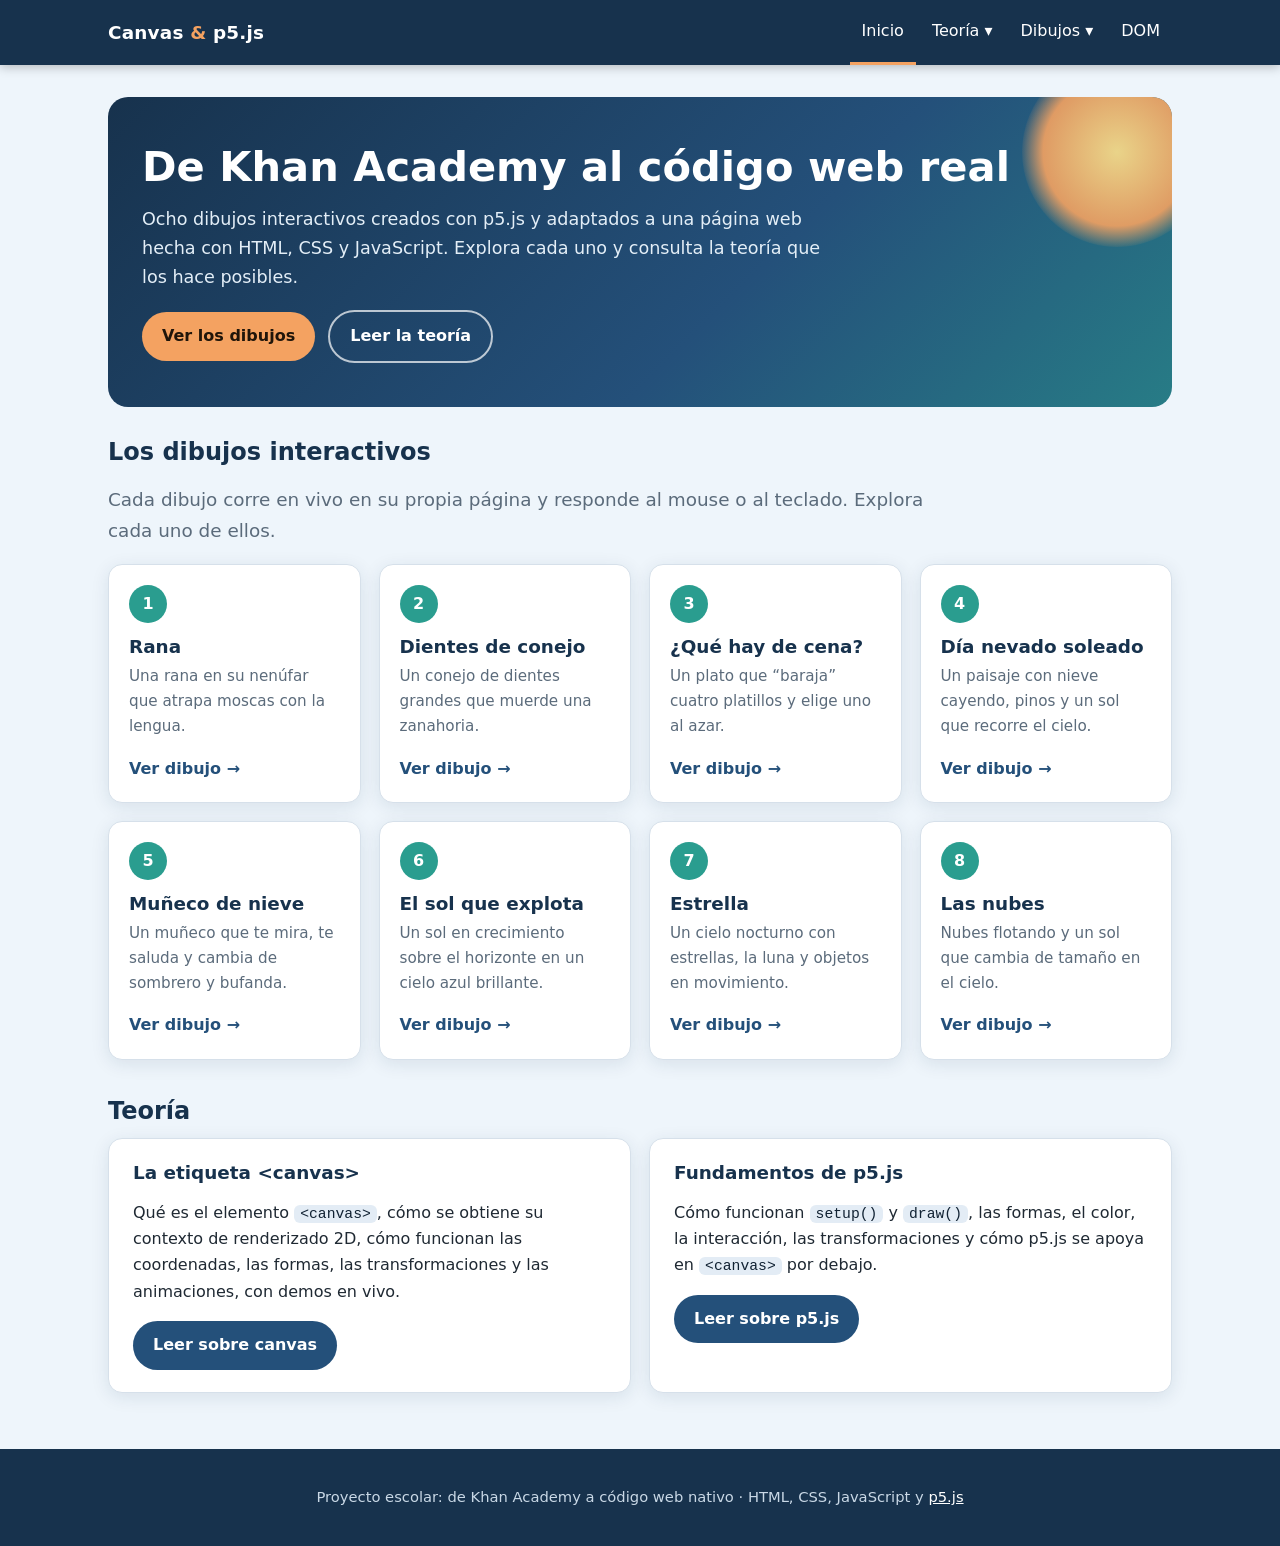
<file: index.html>
<!DOCTYPE html>
<html lang="es">
<head>
  <meta charset="utf-8">
  <meta name="viewport" content="width=device-width, initial-scale=1">
  <title>Inicio · Canvas y p5.js</title>
  <meta name="description" content="Ocho dibujos interactivos hechos con p5.js, con teoría sobre canvas y p5.js.">
  <link rel="icon" href="data:image/svg+xml,%3Csvg xmlns='http://www.w3.org/2000/svg' viewBox='0 0 64 64'%3E%3Ccircle cx='32' cy='32' r='30' fill='%2317324d'/%3E%3Ccircle cx='32' cy='32' r='14' fill='%23f4a261'/%3E%3C/svg%3E">
  <link rel="stylesheet" href="css/style.css">
</head>
<body>
<a class="saltar" href="#contenido">Saltar al contenido</a>
<header class="encabezado">
  <div class="barra">
    <a class="marca" href="index.html">Canvas <span>&amp;</span> p5.js</a>
    <button class="menu-boton" type="button" aria-expanded="false" aria-controls="menu">☰ Menú</button>
    <nav aria-label="Principal">
      <ul class="menu" id="menu">
        <li><a href="index.html">Inicio</a></li>
        <li class="grupo">
          <button class="grupo-boton" type="button" aria-expanded="false" aria-haspopup="true">Teoría <span class="flecha" aria-hidden="true">▾</span></button>
          <ul class="submenu"><li><a href="canvas.html">La etiqueta &lt;canvas&gt;</a></li><li><a href="p5js.html">Fundamentos de p5.js</a></li></ul>
        </li>
        <li class="grupo">
          <button class="grupo-boton" type="button" aria-expanded="false" aria-haspopup="true">Dibujos <span class="flecha" aria-hidden="true">▾</span></button>
          <ul class="submenu">
            <li><a href="rana.html">Rana</a></li>
            <li><a href="dientes-conejo.html">Dientes de conejo</a></li>
            <li><a href="cena.html">¿Qué hay de cena?</a></li>
            <li><a href="dia-nevado.html">Día nevado soleado</a></li>
            <li><a href="muneco-nieve.html">Muñeco de nieve</a></li>
            <li><a href="El-Sol-Que-Explota.html">El sol que explota</a></li>
            <li><a href="estrella.html">Estrella y balón</a></li>
            <li><a href="nubes.html">Las nubes</a></li>
          </ul>
        </li>
        <li><a href="dom-inspector.html">DOM</a></li>
      </ul>
    </nav>
  </div>
</header>
<main id="contenido">

  <section class="hero">
    <h1>De Khan Academy al código web real</h1>
    <p>Ocho dibujos interactivos creados con p5.js y adaptados a una página web hecha con HTML, CSS y JavaScript. Explora cada uno y consulta la teoría que los hace posibles.</p>
    <a class="boton" href="#dibujos">Ver los dibujos</a>
    <a class="boton secundario" href="canvas.html">Leer la teoría</a>
  </section>

  <section id="dibujos" aria-labelledby="t-dibujos">
    <h2 id="t-dibujos" style="margin-top:0">Los dibujos interactivos</h2>
    <p class="lead">Cada dibujo corre en vivo en su propia página y responde al mouse o al teclado. Explora cada uno de ellos.</p>
    <div class="rejilla">
      <a class="proyecto" href="rana.html">
        <span class="num" aria-hidden="true">1</span>
        <h3>Rana</h3>
        <p>Una rana en su nenúfar que atrapa moscas con la lengua.</p>
        <span class="ir">Ver dibujo →</span>
      </a>
      <a class="proyecto" href="dientes-conejo.html">
        <span class="num" aria-hidden="true">2</span>
        <h3>Dientes de conejo</h3>
        <p>Un conejo de dientes grandes que muerde una zanahoria.</p>
        <span class="ir">Ver dibujo →</span>
      </a>
      <a class="proyecto" href="cena.html">
        <span class="num" aria-hidden="true">3</span>
        <h3>¿Qué hay de cena?</h3>
        <p>Un plato que “baraja” cuatro platillos y elige uno al azar.</p>
        <span class="ir">Ver dibujo →</span>
      </a>
      <a class="proyecto" href="dia-nevado.html">
        <span class="num" aria-hidden="true">4</span>
        <h3>Día nevado soleado</h3>
        <p>Un paisaje con nieve cayendo, pinos y un sol que recorre el cielo.</p>
        <span class="ir">Ver dibujo →</span>
      </a>
      <a class="proyecto" href="muneco-nieve.html">
        <span class="num" aria-hidden="true">5</span>
        <h3>Muñeco de nieve</h3>
        <p>Un muñeco que te mira, te saluda y cambia de sombrero y bufanda.</p>
        <span class="ir">Ver dibujo →</span>
      </a>
      <a class="proyecto" href="El-Sol-Que-Explota.html">
        <span class="num" aria-hidden="true">6</span>
        <h3>El sol que explota</h3>
        <p>Un sol en crecimiento sobre el horizonte en un cielo azul brillante.</p>
        <span class="ir">Ver dibujo →</span>
      </a>
      <a class="proyecto" href="estrella.html">
        <span class="num" aria-hidden="true">7</span>
        <h3>Estrella</h3>
        <p>Un cielo nocturno con estrellas, la luna y objetos en movimiento.</p>
        <span class="ir">Ver dibujo →</span>
      </a>
      <a class="proyecto" href="nubes.html">
        <span class="num" aria-hidden="true">8</span>
        <h3>Las nubes</h3>
        <p>Nubes flotando y un sol que cambia de tamaño en el cielo.</p>
        <span class="ir">Ver dibujo →</span>
      </a>
    </div>
  </section>

  <section aria-labelledby="t-teoria">
    <h2 id="t-teoria">Teoría</h2>
    <div class="dos-columnas">
      <article class="tarjeta">
        <h3 style="margin-top:0">La etiqueta &lt;canvas&gt;</h3>
        <p>Qué es el elemento <code>&lt;canvas&gt;</code>, cómo se obtiene su contexto de renderizado 2D, cómo funcionan las coordenadas, las formas, las transformaciones y las animaciones, con demos en vivo.</p>
        <a class="boton oscuro" href="canvas.html">Leer sobre canvas</a>
      </article>
      <article class="tarjeta">
        <h3 style="margin-top:0">Fundamentos de p5.js</h3>
        <p>Cómo funcionan <code>setup()</code> y <code>draw()</code>, las formas, el color, la interacción, las transformaciones y cómo p5.js se apoya en <code>&lt;canvas&gt;</code> por debajo.</p>
        <a class="boton oscuro" href="p5js.html">Leer sobre p5.js</a>
      </article>
    </div>
  </section>
</main>
<footer class="pie">
  <p>Proyecto escolar: de Khan Academy a código web nativo · HTML, CSS, JavaScript y <a href="https://p5js.org/" target="_blank" rel="noopener">p5.js</a></p>
</footer>

<script src="js/main.js"></script>
</body>
</html>
</file>
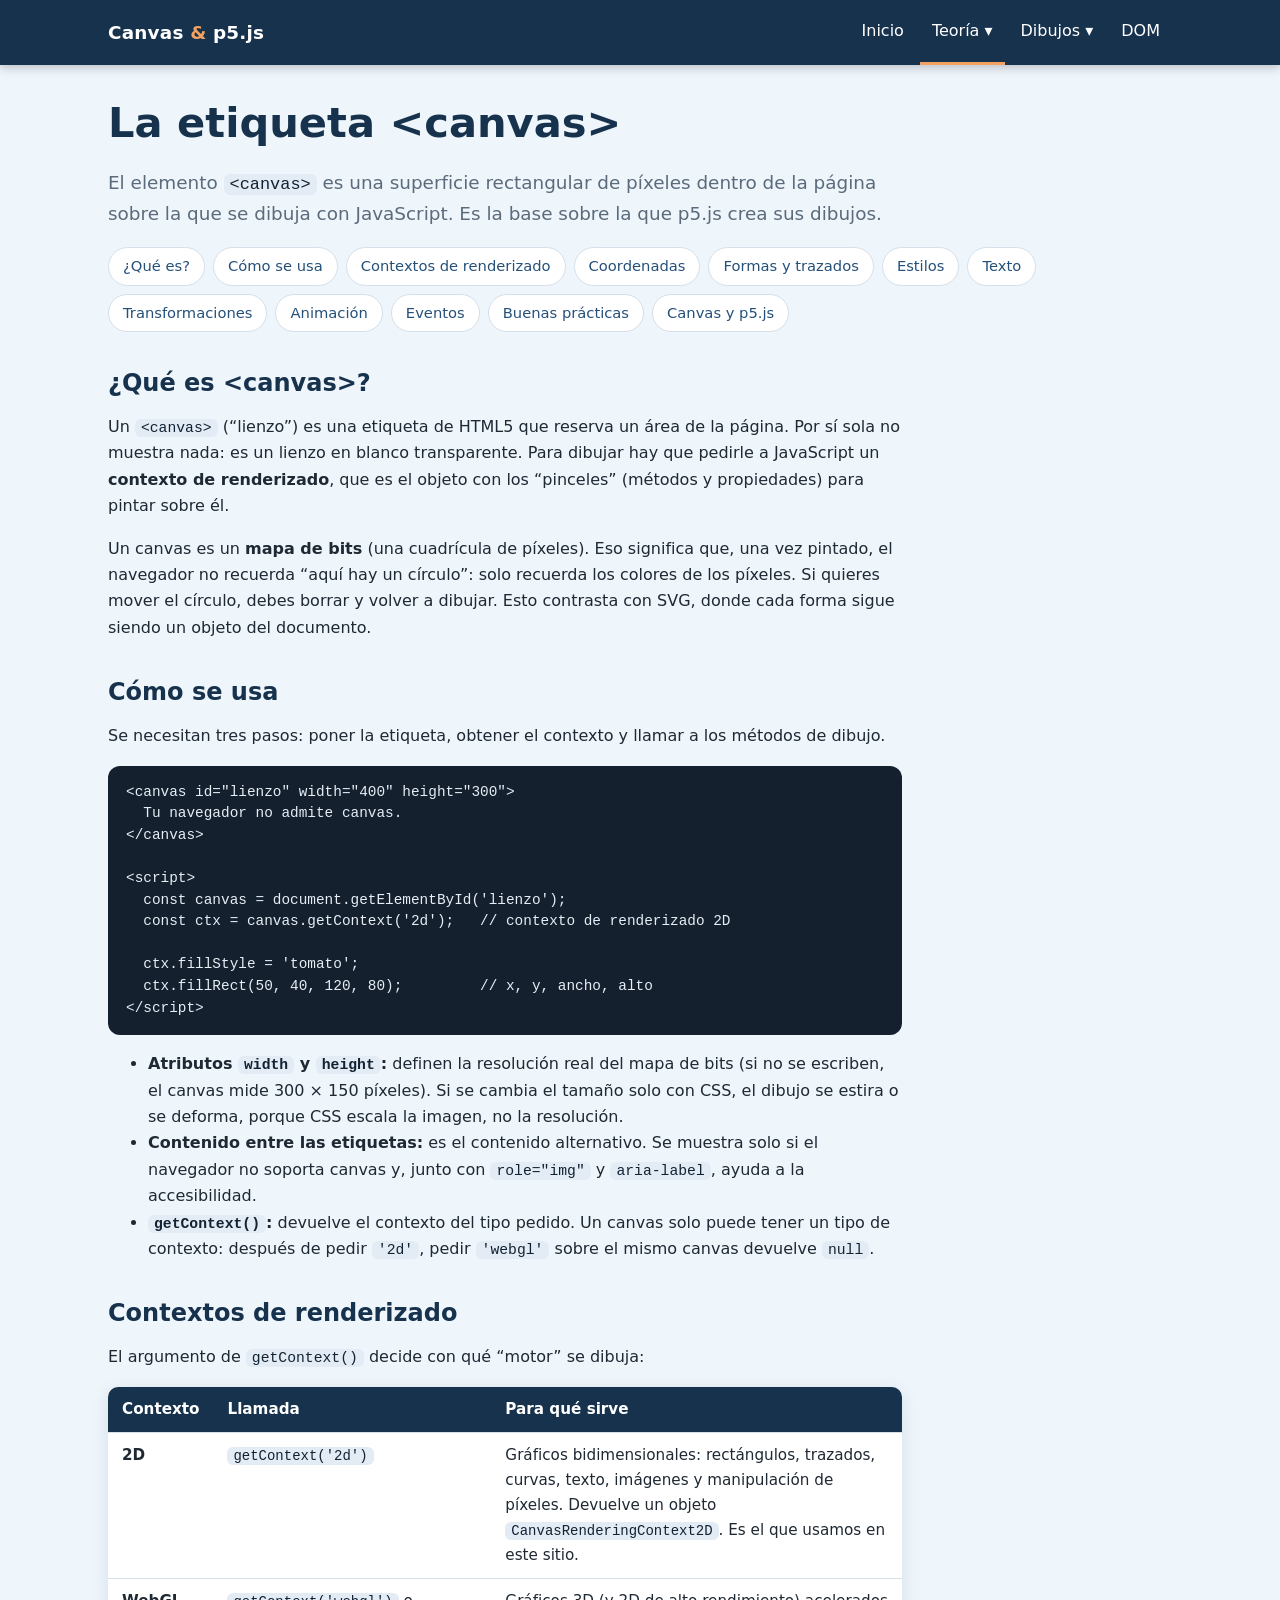
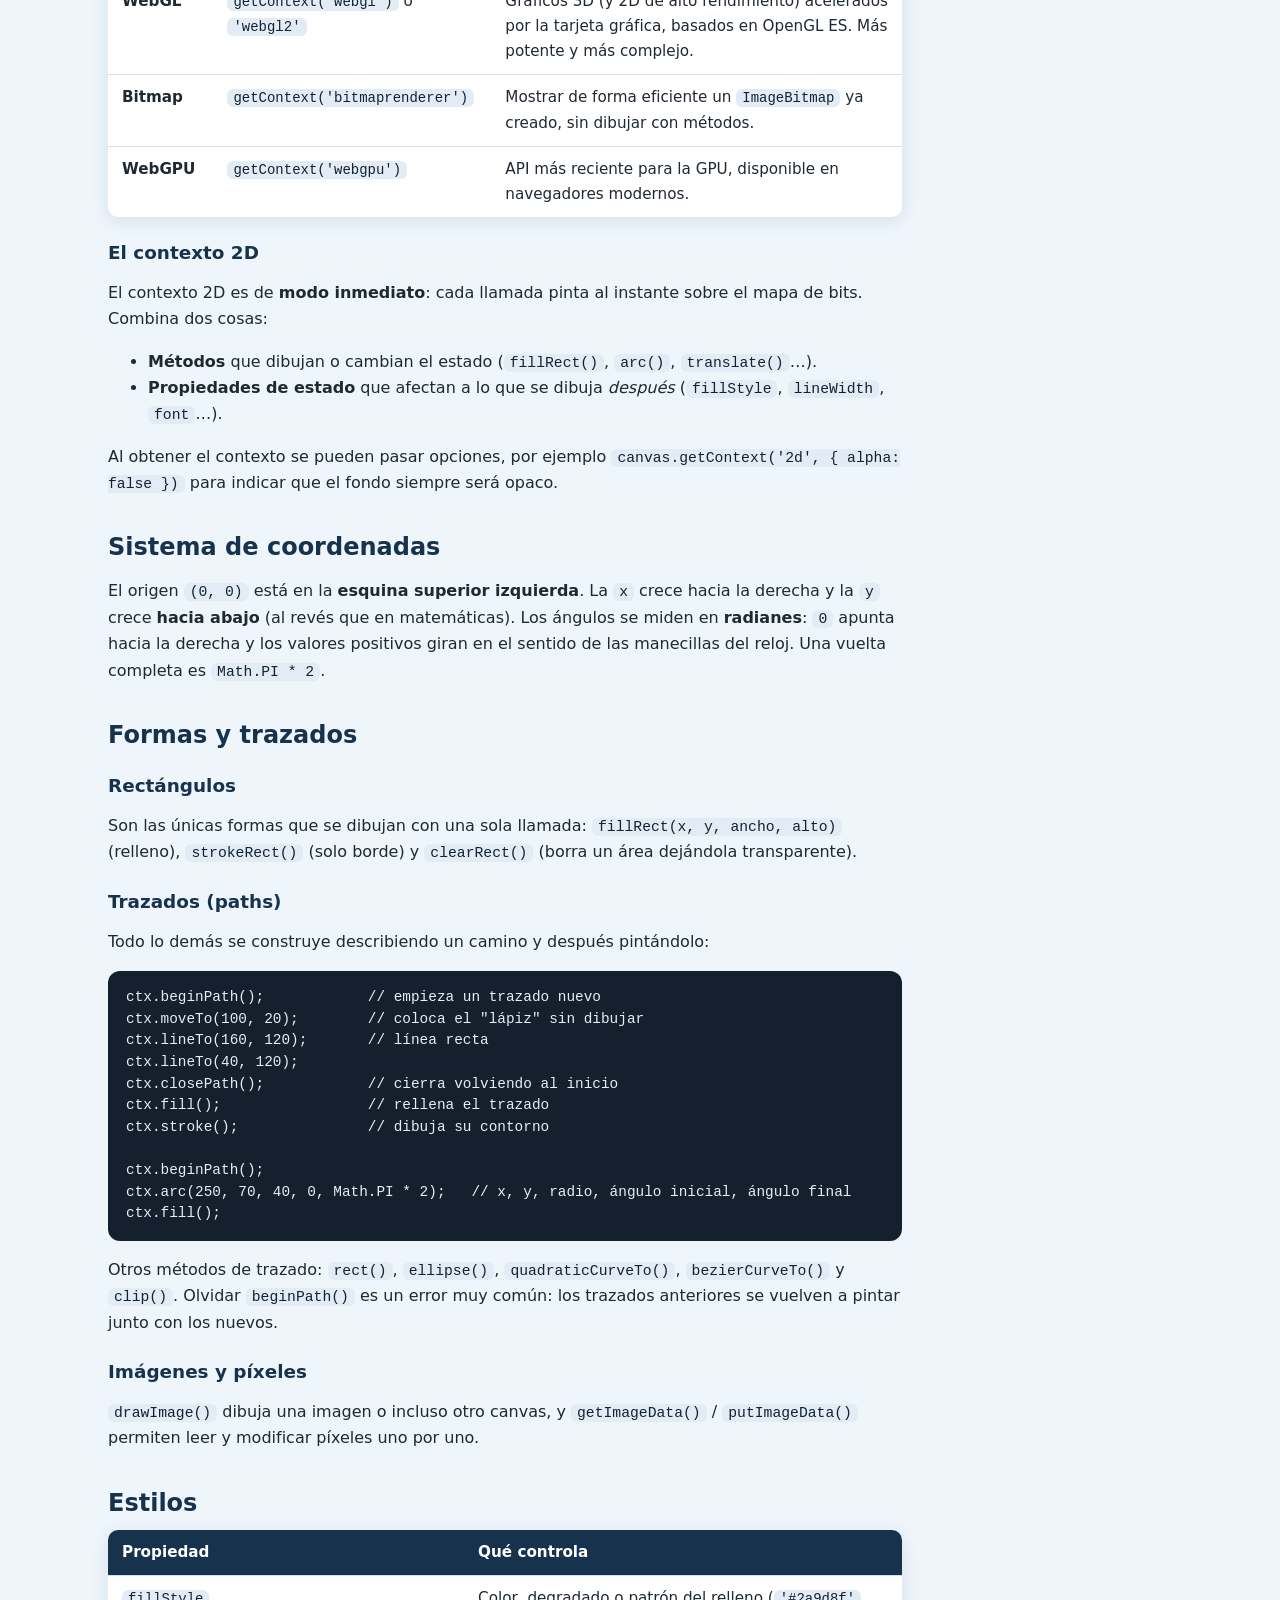
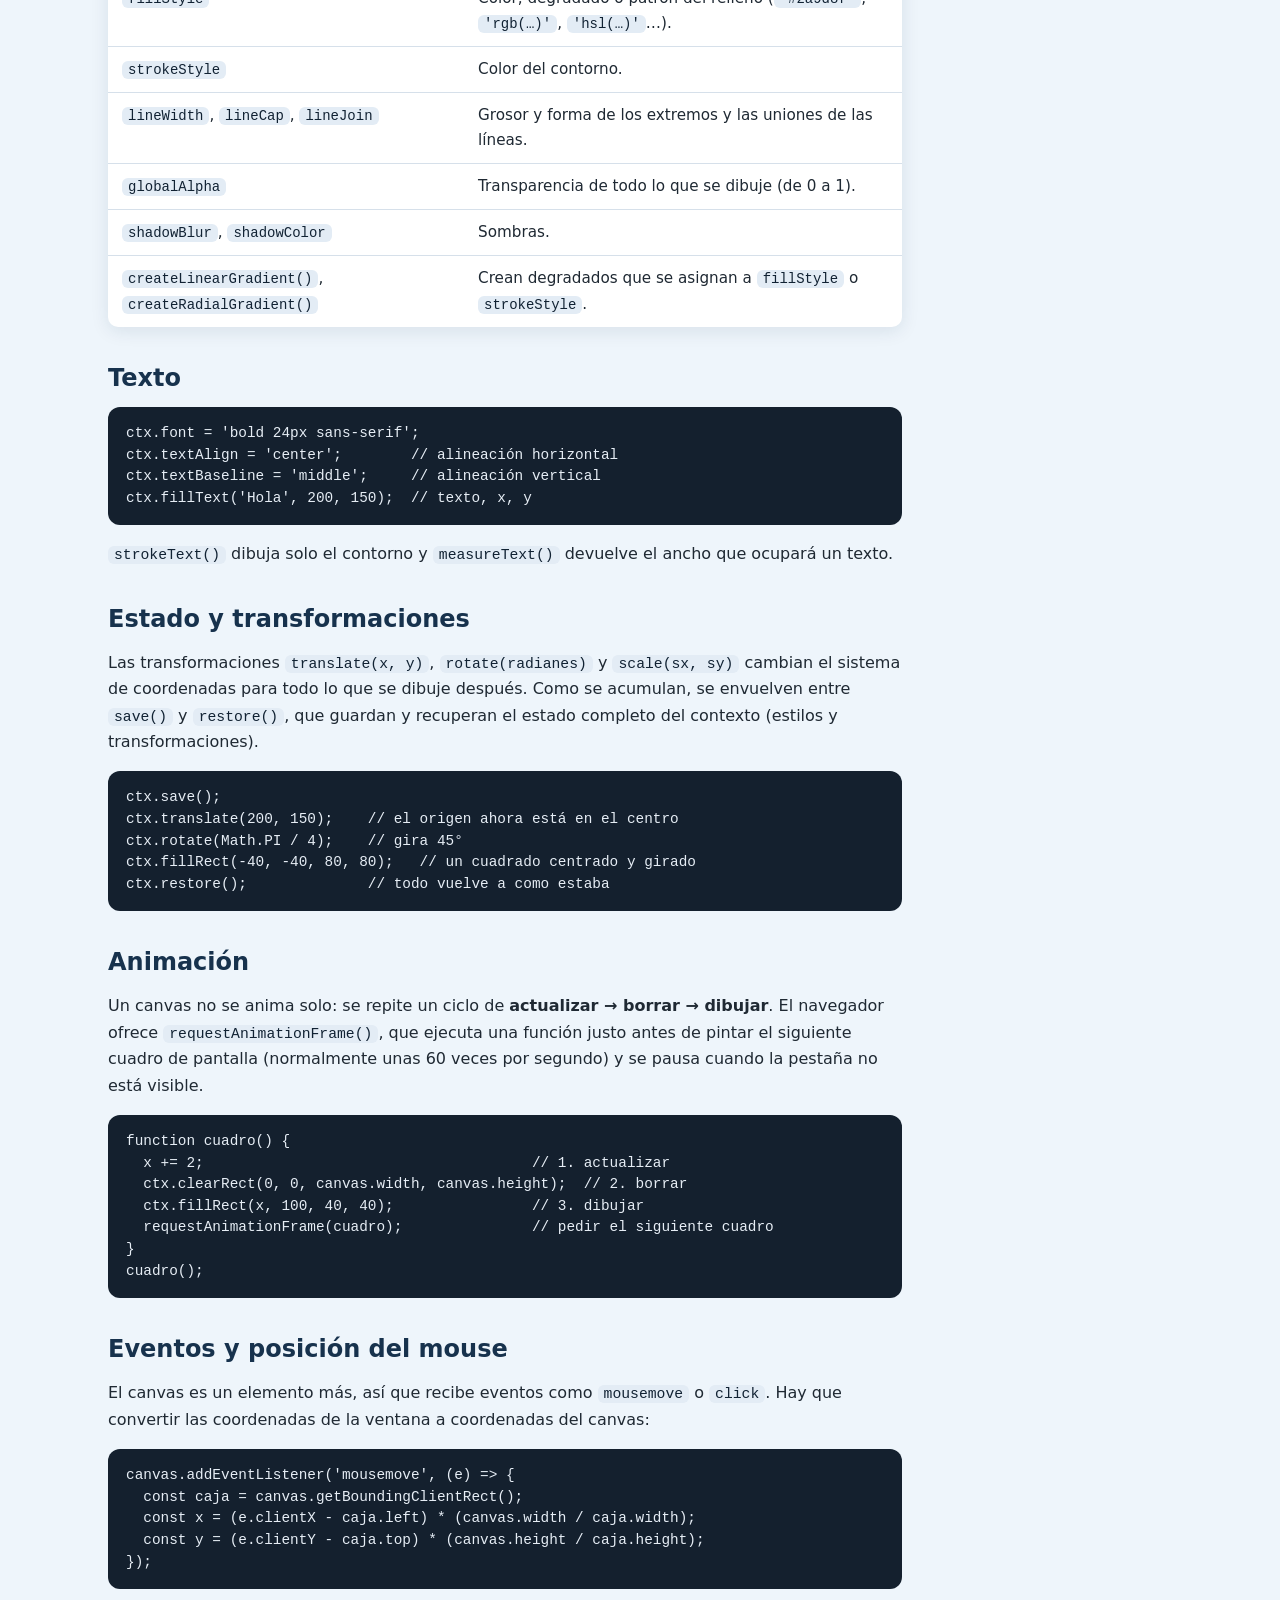
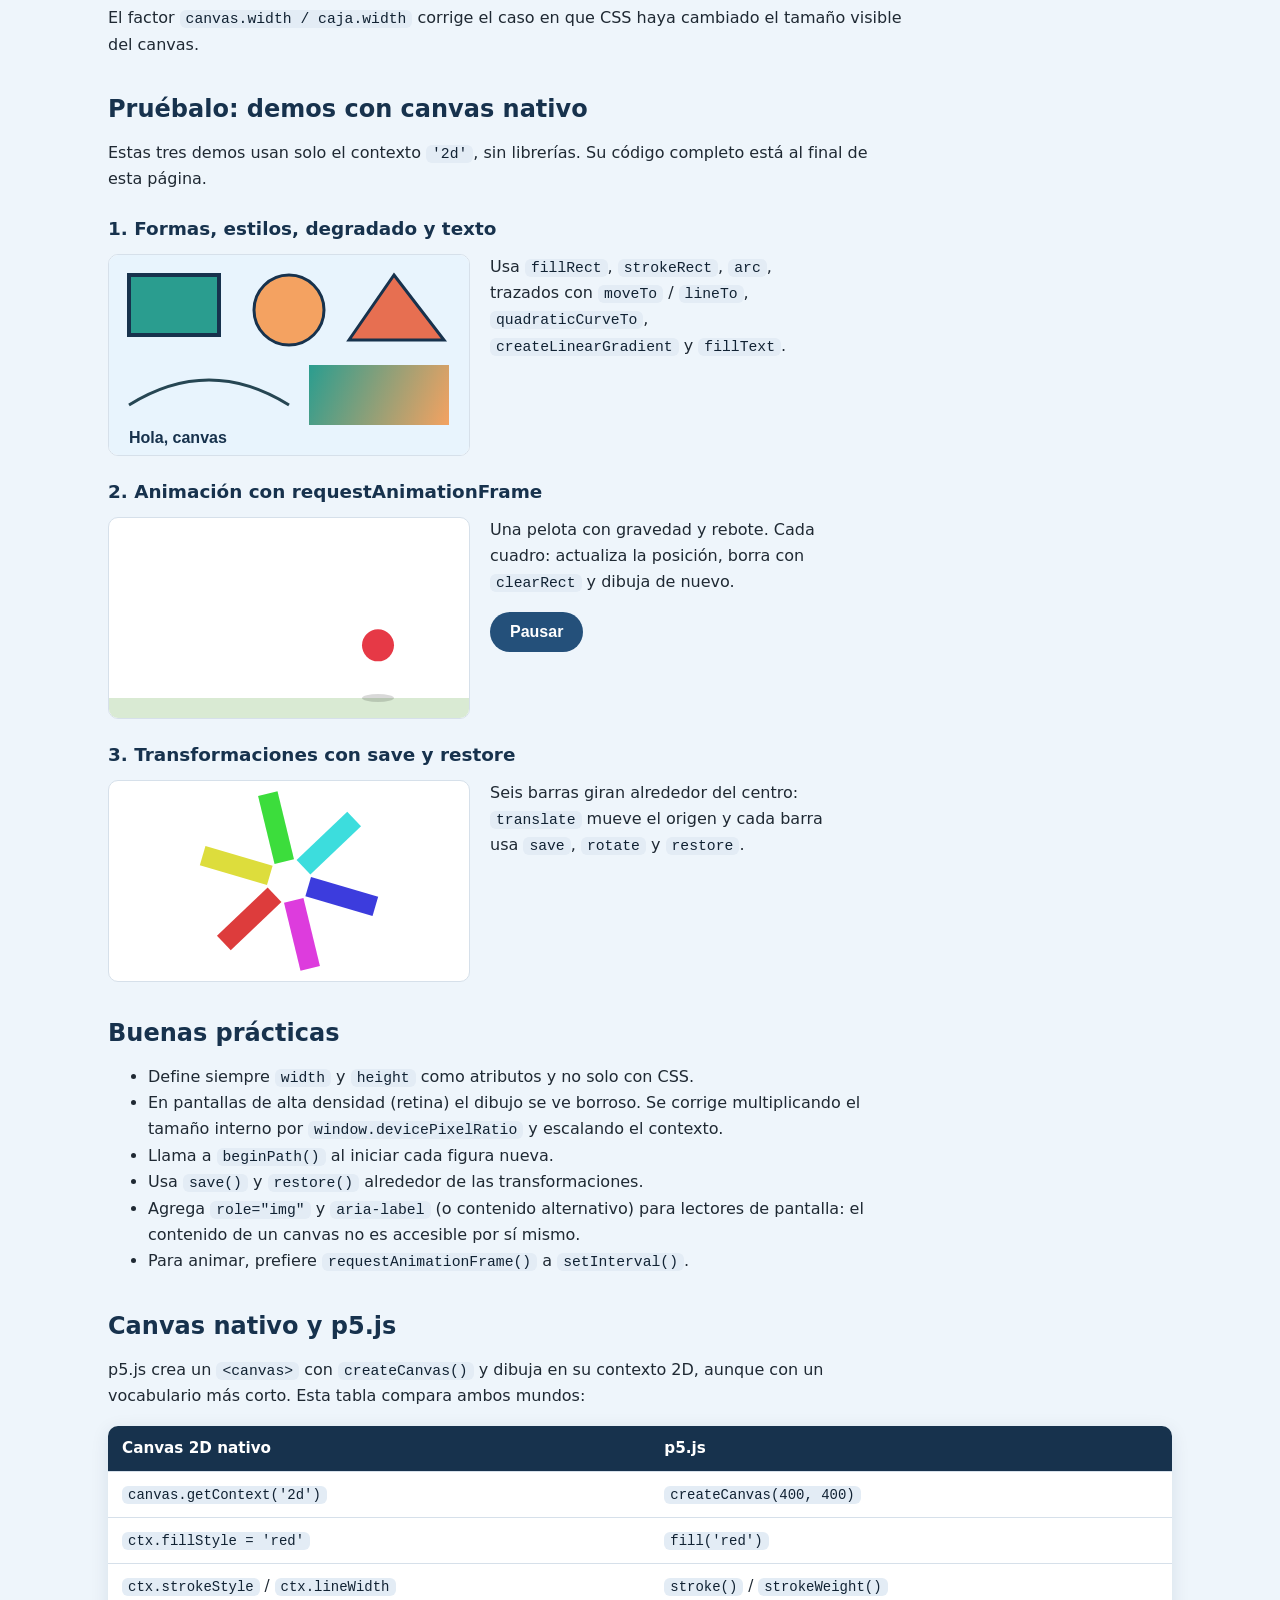
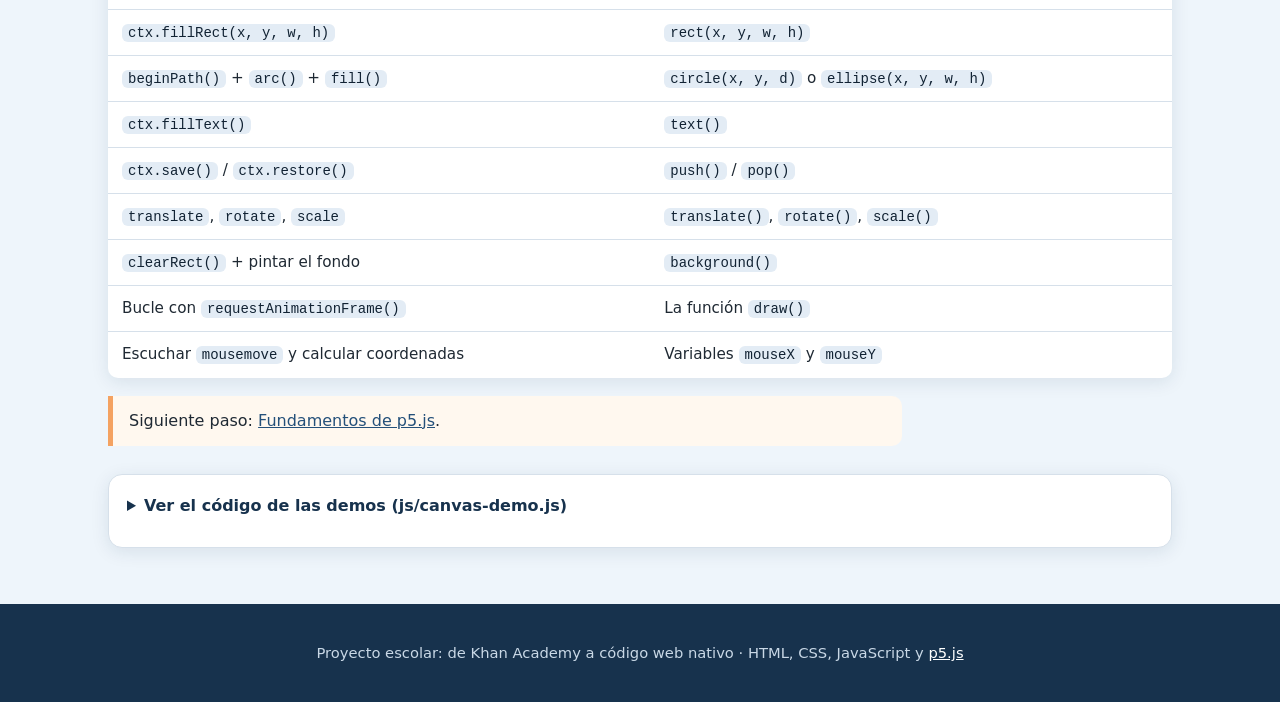
<file: canvas.html>
<!DOCTYPE html>
<html lang="es">
<head>
  <meta charset="utf-8">
  <meta name="viewport" content="width=device-width, initial-scale=1">
  <title>La etiqueta canvas · Canvas y p5.js</title>
  <meta name="description" content="Qué es el elemento canvas de HTML5, sus contextos de renderizado 2D y cómo dibujar y animar con él.">
  <link rel="icon" href="data:image/svg+xml,%3Csvg xmlns='http://www.w3.org/2000/svg' viewBox='0 0 64 64'%3E%3Ccircle cx='32' cy='32' r='30' fill='%2317324d'/%3E%3Ccircle cx='32' cy='32' r='14' fill='%23f4a261'/%3E%3C/svg%3E">
  <link rel="stylesheet" href="css/style.css">
</head>
<body>
<a class="saltar" href="#contenido">Saltar al contenido</a>
<header class="encabezado">
  <div class="barra">
    <a class="marca" href="index.html">Canvas <span>&amp;</span> p5.js</a>
    <button class="menu-boton" type="button" aria-expanded="false" aria-controls="menu">☰ Menú</button>
    <nav aria-label="Principal">
      <ul class="menu" id="menu">
        <li><a href="index.html">Inicio</a></li>
        <li class="grupo">
          <button class="grupo-boton" type="button" aria-expanded="false" aria-haspopup="true">Teoría <span class="flecha" aria-hidden="true">▾</span></button>
          <ul class="submenu"><li><a href="canvas.html">La etiqueta &lt;canvas&gt;</a></li><li><a href="p5js.html">Fundamentos de p5.js</a></li></ul>
        </li>
        <li class="grupo">
          <button class="grupo-boton" type="button" aria-expanded="false" aria-haspopup="true">Dibujos <span class="flecha" aria-hidden="true">▾</span></button>
          <ul class="submenu"><li><a href="rana.html">Rana</a></li><li><a href="dientes-conejo.html">Dientes de conejo</a></li><li><a href="cena.html">¿Qué hay de cena?</a></li><li><a href="dia-nevado.html">Día nevado soleado</a></li><li><a href="muneco-nieve.html">Muñeco de nieve</a></li></ul>
        </li>
        <li><a href="dom-inspector.html">DOM</a></li>
      </ul>
    </nav>
  </div>
</header>
<main id="contenido">

  <h1>La etiqueta &lt;canvas&gt;</h1>
  <p class="lead">El elemento <code>&lt;canvas&gt;</code> es una superficie rectangular de píxeles dentro de la página sobre la que se dibuja con JavaScript. Es la base sobre la que p5.js crea sus dibujos.</p>

  <ul class="indice" aria-label="Contenido de esta página">
    <li><a href="#que-es">¿Qué es?</a></li>
    <li><a href="#uso">Cómo se usa</a></li>
    <li><a href="#contextos">Contextos de renderizado</a></li>
    <li><a href="#coordenadas">Coordenadas</a></li>
    <li><a href="#formas">Formas y trazados</a></li>
    <li><a href="#estilos">Estilos</a></li>
    <li><a href="#texto">Texto</a></li>
    <li><a href="#transformaciones">Transformaciones</a></li>
    <li><a href="#animacion">Animación</a></li>
    <li><a href="#eventos">Eventos</a></li>
    <li><a href="#practicas">Buenas prácticas</a></li>
    <li><a href="#equivalencias">Canvas y p5.js</a></li>
  </ul>

  <section id="que-es" class="texto">
    <h2>¿Qué es &lt;canvas&gt;?</h2>
    <p>Un <code>&lt;canvas&gt;</code> (“lienzo”) es una etiqueta de HTML5 que reserva un área de la página. Por sí sola no muestra nada: es un lienzo en blanco transparente. Para dibujar hay que pedirle a JavaScript un <strong>contexto de renderizado</strong>, que es el objeto con los “pinceles” (métodos y propiedades) para pintar sobre él.</p>
    <p>Un canvas es un <strong>mapa de bits</strong> (una cuadrícula de píxeles). Eso significa que, una vez pintado, el navegador no recuerda “aquí hay un círculo”: solo recuerda los colores de los píxeles. Si quieres mover el círculo, debes borrar y volver a dibujar. Esto contrasta con SVG, donde cada forma sigue siendo un objeto del documento.</p>
  </section>

  <section id="uso" class="texto">
    <h2>Cómo se usa</h2>
    <p>Se necesitan tres pasos: poner la etiqueta, obtener el contexto y llamar a los métodos de dibujo.</p>
<pre><code>&lt;canvas id="lienzo" width="400" height="300"&gt;
  Tu navegador no admite canvas.
&lt;/canvas&gt;

&lt;script&gt;
  const canvas = document.getElementById('lienzo');
  const ctx = canvas.getContext('2d');   // contexto de renderizado 2D

  ctx.fillStyle = 'tomato';
  ctx.fillRect(50, 40, 120, 80);         // x, y, ancho, alto
&lt;/script&gt;</code></pre>
    <ul>
      <li><strong>Atributos <code>width</code> y <code>height</code>:</strong> definen la resolución real del mapa de bits (si no se escriben, el canvas mide 300 × 150 píxeles). Si se cambia el tamaño solo con CSS, el dibujo se estira o se deforma, porque CSS escala la imagen, no la resolución.</li>
      <li><strong>Contenido entre las etiquetas:</strong> es el contenido alternativo. Se muestra solo si el navegador no soporta canvas y, junto con <code>role="img"</code> y <code>aria-label</code>, ayuda a la accesibilidad.</li>
      <li><strong><code>getContext()</code>:</strong> devuelve el contexto del tipo pedido. Un canvas solo puede tener un tipo de contexto: después de pedir <code>'2d'</code>, pedir <code>'webgl'</code> sobre el mismo canvas devuelve <code>null</code>.</li>
    </ul>
  </section>

  <section id="contextos" class="texto">
    <h2>Contextos de renderizado</h2>
    <p>El argumento de <code>getContext()</code> decide con qué “motor” se dibuja:</p>
    <table>
      <thead><tr><th>Contexto</th><th>Llamada</th><th>Para qué sirve</th></tr></thead>
      <tbody>
        <tr><td><strong>2D</strong></td><td><code>getContext('2d')</code></td><td>Gráficos bidimensionales: rectángulos, trazados, curvas, texto, imágenes y manipulación de píxeles. Devuelve un objeto <code>CanvasRenderingContext2D</code>. Es el que usamos en este sitio.</td></tr>
        <tr><td><strong>WebGL</strong></td><td><code>getContext('webgl')</code> o <code>'webgl2'</code></td><td>Gráficos 3D (y 2D de alto rendimiento) acelerados por la tarjeta gráfica, basados en OpenGL ES. Más potente y más complejo.</td></tr>
        <tr><td><strong>Bitmap</strong></td><td><code>getContext('bitmaprenderer')</code></td><td>Mostrar de forma eficiente un <code>ImageBitmap</code> ya creado, sin dibujar con métodos.</td></tr>
        <tr><td><strong>WebGPU</strong></td><td><code>getContext('webgpu')</code></td><td>API más reciente para la GPU, disponible en navegadores modernos.</td></tr>
      </tbody>
    </table>
    <h3>El contexto 2D</h3>
    <p>El contexto 2D es de <strong>modo inmediato</strong>: cada llamada pinta al instante sobre el mapa de bits. Combina dos cosas:</p>
    <ul>
      <li><strong>Métodos</strong> que dibujan o cambian el estado (<code>fillRect()</code>, <code>arc()</code>, <code>translate()</code>…).</li>
      <li><strong>Propiedades de estado</strong> que afectan a lo que se dibuja <em>después</em> (<code>fillStyle</code>, <code>lineWidth</code>, <code>font</code>…).</li>
    </ul>
    <p>Al obtener el contexto se pueden pasar opciones, por ejemplo <code>canvas.getContext('2d', { alpha: false })</code> para indicar que el fondo siempre será opaco.</p>
  </section>

  <section id="coordenadas" class="texto">
    <h2>Sistema de coordenadas</h2>
    <p>El origen <code>(0, 0)</code> está en la <strong>esquina superior izquierda</strong>. La <code>x</code> crece hacia la derecha y la <code>y</code> crece <strong>hacia abajo</strong> (al revés que en matemáticas). Los ángulos se miden en <strong>radianes</strong>: <code>0</code> apunta hacia la derecha y los valores positivos giran en el sentido de las manecillas del reloj. Una vuelta completa es <code>Math.PI * 2</code>.</p>
  </section>

  <section id="formas" class="texto">
    <h2>Formas y trazados</h2>
    <h3>Rectángulos</h3>
    <p>Son las únicas formas que se dibujan con una sola llamada: <code>fillRect(x, y, ancho, alto)</code> (relleno), <code>strokeRect()</code> (solo borde) y <code>clearRect()</code> (borra un área dejándola transparente).</p>
    <h3>Trazados (paths)</h3>
    <p>Todo lo demás se construye describiendo un camino y después pintándolo:</p>
<pre><code>ctx.beginPath();            // empieza un trazado nuevo
ctx.moveTo(100, 20);        // coloca el "lápiz" sin dibujar
ctx.lineTo(160, 120);       // línea recta
ctx.lineTo(40, 120);
ctx.closePath();            // cierra volviendo al inicio
ctx.fill();                 // rellena el trazado
ctx.stroke();               // dibuja su contorno

ctx.beginPath();
ctx.arc(250, 70, 40, 0, Math.PI * 2);   // x, y, radio, ángulo inicial, ángulo final
ctx.fill();</code></pre>
    <p>Otros métodos de trazado: <code>rect()</code>, <code>ellipse()</code>, <code>quadraticCurveTo()</code>, <code>bezierCurveTo()</code> y <code>clip()</code>. Olvidar <code>beginPath()</code> es un error muy común: los trazados anteriores se vuelven a pintar junto con los nuevos.</p>
    <h3>Imágenes y píxeles</h3>
    <p><code>drawImage()</code> dibuja una imagen o incluso otro canvas, y <code>getImageData()</code> / <code>putImageData()</code> permiten leer y modificar píxeles uno por uno.</p>
  </section>

  <section id="estilos" class="texto">
    <h2>Estilos</h2>
    <table>
      <thead><tr><th>Propiedad</th><th>Qué controla</th></tr></thead>
      <tbody>
        <tr><td><code>fillStyle</code></td><td>Color, degradado o patrón del relleno (<code>'#2a9d8f'</code>, <code>'rgb(…)'</code>, <code>'hsl(…)'</code>…).</td></tr>
        <tr><td><code>strokeStyle</code></td><td>Color del contorno.</td></tr>
        <tr><td><code>lineWidth</code>, <code>lineCap</code>, <code>lineJoin</code></td><td>Grosor y forma de los extremos y las uniones de las líneas.</td></tr>
        <tr><td><code>globalAlpha</code></td><td>Transparencia de todo lo que se dibuje (de 0 a 1).</td></tr>
        <tr><td><code>shadowBlur</code>, <code>shadowColor</code></td><td>Sombras.</td></tr>
        <tr><td><code>createLinearGradient()</code>, <code>createRadialGradient()</code></td><td>Crean degradados que se asignan a <code>fillStyle</code> o <code>strokeStyle</code>.</td></tr>
      </tbody>
    </table>
  </section>

  <section id="texto" class="texto">
    <h2>Texto</h2>
<pre><code>ctx.font = 'bold 24px sans-serif';
ctx.textAlign = 'center';        // alineación horizontal
ctx.textBaseline = 'middle';     // alineación vertical
ctx.fillText('Hola', 200, 150);  // texto, x, y</code></pre>
    <p><code>strokeText()</code> dibuja solo el contorno y <code>measureText()</code> devuelve el ancho que ocupará un texto.</p>
  </section>

  <section id="transformaciones" class="texto">
    <h2>Estado y transformaciones</h2>
    <p>Las transformaciones <code>translate(x, y)</code>, <code>rotate(radianes)</code> y <code>scale(sx, sy)</code> cambian el sistema de coordenadas para todo lo que se dibuje después. Como se acumulan, se envuelven entre <code>save()</code> y <code>restore()</code>, que guardan y recuperan el estado completo del contexto (estilos y transformaciones).</p>
<pre><code>ctx.save();
ctx.translate(200, 150);    // el origen ahora está en el centro
ctx.rotate(Math.PI / 4);    // gira 45°
ctx.fillRect(-40, -40, 80, 80);   // un cuadrado centrado y girado
ctx.restore();              // todo vuelve a como estaba</code></pre>
  </section>

  <section id="animacion" class="texto">
    <h2>Animación</h2>
    <p>Un canvas no se anima solo: se repite un ciclo de <strong>actualizar → borrar → dibujar</strong>. El navegador ofrece <code>requestAnimationFrame()</code>, que ejecuta una función justo antes de pintar el siguiente cuadro de pantalla (normalmente unas 60 veces por segundo) y se pausa cuando la pestaña no está visible.</p>
<pre><code>function cuadro() {
  x += 2;                                      // 1. actualizar
  ctx.clearRect(0, 0, canvas.width, canvas.height);  // 2. borrar
  ctx.fillRect(x, 100, 40, 40);                // 3. dibujar
  requestAnimationFrame(cuadro);               // pedir el siguiente cuadro
}
cuadro();</code></pre>
  </section>

  <section id="eventos" class="texto">
    <h2>Eventos y posición del mouse</h2>
    <p>El canvas es un elemento más, así que recibe eventos como <code>mousemove</code> o <code>click</code>. Hay que convertir las coordenadas de la ventana a coordenadas del canvas:</p>
<pre><code>canvas.addEventListener('mousemove', (e) =&gt; {
  const caja = canvas.getBoundingClientRect();
  const x = (e.clientX - caja.left) * (canvas.width / caja.width);
  const y = (e.clientY - caja.top) * (canvas.height / caja.height);
});</code></pre>
    <p>El factor <code>canvas.width / caja.width</code> corrige el caso en que CSS haya cambiado el tamaño visible del canvas.</p>
  </section>

  <section id="demos">
    <h2>Pruébalo: demos con canvas nativo</h2>
    <p class="texto">Estas tres demos usan solo el contexto <code>'2d'</code>, sin librerías. Su código completo está al final de esta página.</p>

    <h3>1. Formas, estilos, degradado y texto</h3>
    <div class="demo">
      <canvas id="demo-formas" width="360" height="200" role="img" aria-label="Rectángulo, círculo, triángulo, curva, degradado y texto dibujados con canvas"></canvas>
      <p class="texto" style="max-width:34ch;margin:0">Usa <code>fillRect</code>, <code>strokeRect</code>, <code>arc</code>, trazados con <code>moveTo</code> / <code>lineTo</code>, <code>quadraticCurveTo</code>, <code>createLinearGradient</code> y <code>fillText</code>.</p>
    </div>

    <h3>2. Animación con requestAnimationFrame</h3>
    <div class="demo">
      <canvas id="demo-animacion" width="360" height="200" role="img" aria-label="Una pelota roja que rebota en el suelo"></canvas>
      <div>
        <p class="texto" style="max-width:34ch;margin-top:0">Una pelota con gravedad y rebote. Cada cuadro: actualiza la posición, borra con <code>clearRect</code> y dibuja de nuevo.</p>
        <button class="boton oscuro" id="demo-pausa" type="button">Pausar</button>
      </div>
    </div>

    <h3>3. Transformaciones con save y restore</h3>
    <div class="demo">
      <canvas id="demo-transformaciones" width="360" height="200" role="img" aria-label="Seis barras de colores que giran alrededor de un centro"></canvas>
      <p class="texto" style="max-width:34ch;margin:0">Seis barras giran alrededor del centro: <code>translate</code> mueve el origen y cada barra usa <code>save</code>, <code>rotate</code> y <code>restore</code>.</p>
    </div>
  </section>

  <section id="practicas" class="texto">
    <h2>Buenas prácticas</h2>
    <ul>
      <li>Define siempre <code>width</code> y <code>height</code> como atributos y no solo con CSS.</li>
      <li>En pantallas de alta densidad (retina) el dibujo se ve borroso. Se corrige multiplicando el tamaño interno por <code>window.devicePixelRatio</code> y escalando el contexto.</li>
      <li>Llama a <code>beginPath()</code> al iniciar cada figura nueva.</li>
      <li>Usa <code>save()</code> y <code>restore()</code> alrededor de las transformaciones.</li>
      <li>Agrega <code>role="img"</code> y <code>aria-label</code> (o contenido alternativo) para lectores de pantalla: el contenido de un canvas no es accesible por sí mismo.</li>
      <li>Para animar, prefiere <code>requestAnimationFrame()</code> a <code>setInterval()</code>.</li>
    </ul>
  </section>

  <section id="equivalencias">
    <h2>Canvas nativo y p5.js</h2>
    <p class="texto">p5.js crea un <code>&lt;canvas&gt;</code> con <code>createCanvas()</code> y dibuja en su contexto 2D, aunque con un vocabulario más corto. Esta tabla compara ambos mundos:</p>
    <table>
      <thead><tr><th>Canvas 2D nativo</th><th>p5.js</th></tr></thead>
      <tbody>
        <tr><td><code>canvas.getContext('2d')</code></td><td><code>createCanvas(400, 400)</code></td></tr>
        <tr><td><code>ctx.fillStyle = 'red'</code></td><td><code>fill('red')</code></td></tr>
        <tr><td><code>ctx.strokeStyle</code> / <code>ctx.lineWidth</code></td><td><code>stroke()</code> / <code>strokeWeight()</code></td></tr>
        <tr><td><code>ctx.fillRect(x, y, w, h)</code></td><td><code>rect(x, y, w, h)</code></td></tr>
        <tr><td><code>beginPath()</code> + <code>arc()</code> + <code>fill()</code></td><td><code>circle(x, y, d)</code> o <code>ellipse(x, y, w, h)</code></td></tr>
        <tr><td><code>ctx.fillText()</code></td><td><code>text()</code></td></tr>
        <tr><td><code>ctx.save()</code> / <code>ctx.restore()</code></td><td><code>push()</code> / <code>pop()</code></td></tr>
        <tr><td><code>translate</code>, <code>rotate</code>, <code>scale</code></td><td><code>translate()</code>, <code>rotate()</code>, <code>scale()</code></td></tr>
        <tr><td><code>clearRect()</code> + pintar el fondo</td><td><code>background()</code></td></tr>
        <tr><td>Bucle con <code>requestAnimationFrame()</code></td><td>La función <code>draw()</code></td></tr>
        <tr><td>Escuchar <code>mousemove</code> y calcular coordenadas</td><td>Variables <code>mouseX</code> y <code>mouseY</code></td></tr>
      </tbody>
    </table>
    <p class="nota texto">Siguiente paso: <a href="p5js.html">Fundamentos de p5.js</a>.</p>
  </section>

  <details class="codigo">
    <summary>Ver el código de las demos (js/canvas-demo.js)</summary>
    <pre><code id="codigo-fuente" data-src="js/canvas-demo.js">Cargando código…</code></pre>
  </details>

</main>
<footer class="pie">
  <p>Proyecto escolar: de Khan Academy a código web nativo · HTML, CSS, JavaScript y <a href="https://p5js.org/" target="_blank" rel="noopener">p5.js</a></p>
</footer>
<script src="js/canvas-demo.js"></script>
<script src="js/main.js"></script>
</body>
</html>
</file>
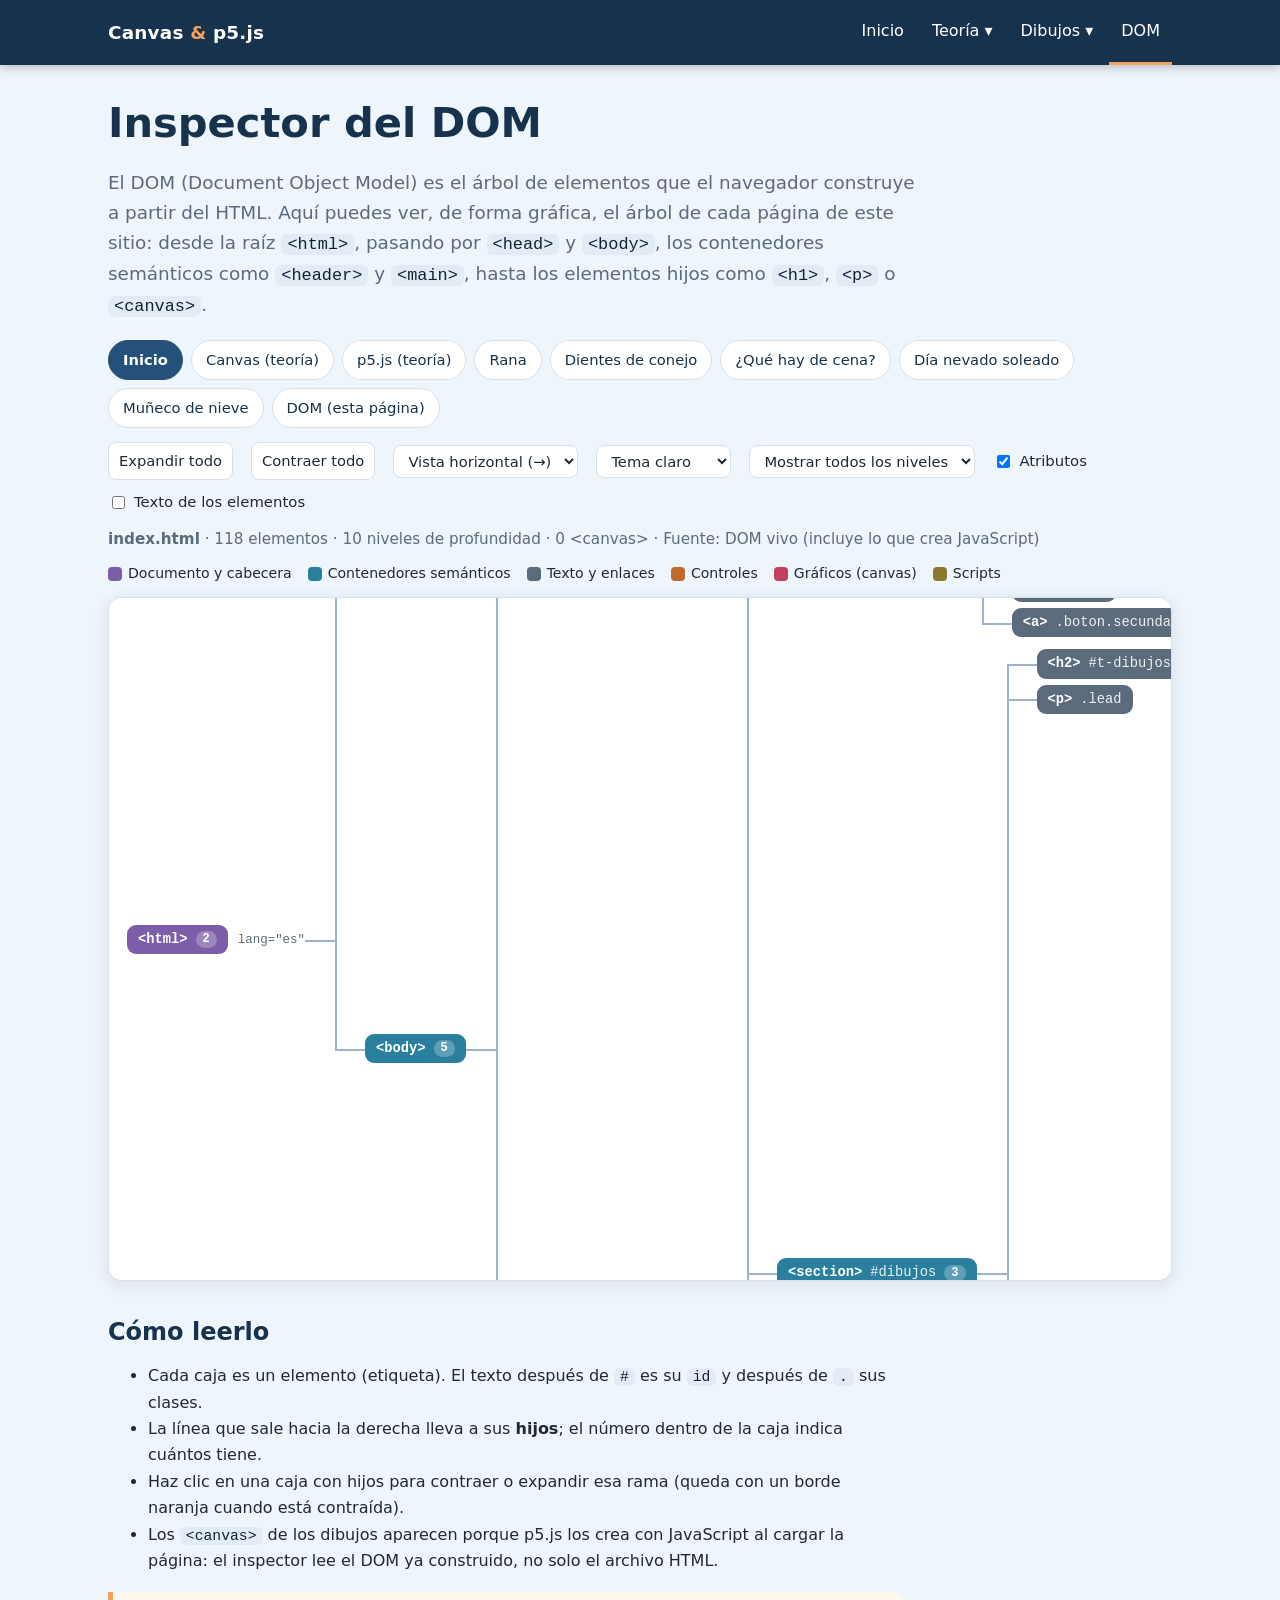
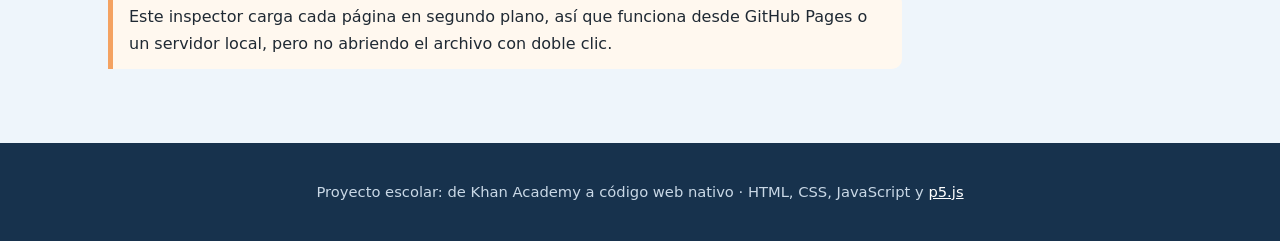
<file: dom-inspector.html>
<!DOCTYPE html>
<html lang="es">
<head>
  <meta charset="utf-8">
  <meta name="viewport" content="width=device-width, initial-scale=1">
  <title>Inspector del DOM · Canvas y p5.js</title>
  <meta name="description" content="Árbol del DOM de cada página del sitio, dibujado de forma gráfica e interactiva.">
  <link rel="icon" href="data:image/svg+xml,%3Csvg xmlns='http://www.w3.org/2000/svg' viewBox='0 0 64 64'%3E%3Ccircle cx='32' cy='32' r='30' fill='%2317324d'/%3E%3Ccircle cx='32' cy='32' r='14' fill='%23f4a261'/%3E%3C/svg%3E">
  <link rel="stylesheet" href="css/style.css">
</head>
<body>
<a class="saltar" href="#contenido">Saltar al contenido</a>
<header class="encabezado">
  <div class="barra">
    <a class="marca" href="index.html">Canvas <span>&amp;</span> p5.js</a>
    <button class="menu-boton" type="button" aria-expanded="false" aria-controls="menu">☰ Menú</button>
    <nav aria-label="Principal">
      <ul class="menu" id="menu">
        <li><a href="index.html">Inicio</a></li>
        <li class="grupo">
          <button class="grupo-boton" type="button" aria-expanded="false" aria-haspopup="true">Teoría <span class="flecha" aria-hidden="true">▾</span></button>
          <ul class="submenu"><li><a href="canvas.html">La etiqueta &lt;canvas&gt;</a></li><li><a href="p5js.html">Fundamentos de p5.js</a></li></ul>
        </li>
        <li class="grupo">
          <button class="grupo-boton" type="button" aria-expanded="false" aria-haspopup="true">Dibujos <span class="flecha" aria-hidden="true">▾</span></button>
          <ul class="submenu"><li><a href="rana.html">Rana</a></li><li><a href="dientes-conejo.html">Dientes de conejo</a></li><li><a href="cena.html">¿Qué hay de cena?</a></li><li><a href="dia-nevado.html">Día nevado soleado</a></li><li><a href="muneco-nieve.html">Muñeco de nieve</a></li></ul>
        </li>
        <li><a href="dom-inspector.html">DOM</a></li>
      </ul>
    </nav>
  </div>
</header>
<main id="contenido">

  <h1>Inspector del DOM</h1>
  <p class="lead">El DOM (Document Object Model) es el árbol de elementos que el navegador construye a partir del HTML. Aquí puedes ver, de forma gráfica, el árbol de cada página de este sitio: desde la raíz <code>&lt;html&gt;</code>, pasando por <code>&lt;head&gt;</code> y <code>&lt;body&gt;</code>, los contenedores semánticos como <code>&lt;header&gt;</code> y <code>&lt;main&gt;</code>, hasta los elementos hijos como <code>&lt;h1&gt;</code>, <code>&lt;p&gt;</code> o <code>&lt;canvas&gt;</code>.</p>

  <div class="pestanas" id="selector" role="group" aria-label="Elige una página"></div>

  <div class="herramientas">
    <button class="mini" id="expandir" type="button">Expandir todo</button>
    <button class="mini" id="colapsar" type="button">Contraer todo</button>
    <select id="orientacion" aria-label="Orientación del árbol"><option value="horizontal">Vista horizontal (→)</option><option value="vertical">Vista vertical (↓)</option></select>
    <select id="tema" aria-label="Tema de color"><option value="claro">Tema claro</option><option value="oscuro">Tema oscuro</option></select>
    <select id="nivel" aria-label="Limitar niveles"><option value="0">Mostrar todos los niveles</option></select>
    <label><input type="checkbox" id="opt-attr" checked> Atributos</label>
    <label><input type="checkbox" id="opt-texto"> Texto de los elementos</label>
  </div>

  <p id="resumen" aria-live="polite"></p>
  <div class="leyenda" id="leyenda" aria-label="Leyenda de colores"></div>

  <div class="arbol-contenedor" tabindex="0" aria-label="Árbol del DOM">
    <div id="arbol"></div>
  </div>

  <section class="texto">
    <h2>Cómo leerlo</h2>
    <ul>
      <li>Cada caja es un elemento (etiqueta). El texto después de <code>#</code> es su <code>id</code> y después de <code>.</code> sus clases.</li>
      <li>La línea que sale hacia la derecha lleva a sus <strong>hijos</strong>; el número dentro de la caja indica cuántos tiene.</li>
      <li>Haz clic en una caja con hijos para contraer o expandir esa rama (queda con un borde naranja cuando está contraída).</li>
      <li>Los <code>&lt;canvas&gt;</code> de los dibujos aparecen porque p5.js los crea con JavaScript al cargar la página: el inspector lee el DOM ya construido, no solo el archivo HTML.</li>
    </ul>
    <p class="nota">Este inspector carga cada página en segundo plano, así que funciona desde GitHub Pages o un servidor local, pero no abriendo el archivo con doble clic.</p>
  </section>

</main>
<footer class="pie">
  <p>Proyecto escolar: de Khan Academy a código web nativo · HTML, CSS, JavaScript y <a href="https://p5js.org/" target="_blank" rel="noopener">p5.js</a></p>
</footer>
<script src="js/dom-inspector.js"></script>
<script src="js/main.js"></script>
</body>
</html>
</file>
<file: css/style.css>
/* ==========================================================
   Estilos del sitio · Canvas y p5.js
   ========================================================== */

:root {
  --azul: #17324d;
  --azul-claro: #24507a;
  --verde: #2a9d8f;
  --sol: #f4a261;
  --nieve: #eef5fb;
  --texto: #1f2933;
  --suave: #5b6b7b;
  --borde: #d6e0ea;
  --tarjeta: #ffffff;
  --codigo-bg: #14202e;
  --codigo-tx: #e6edf5;
  --radio: 14px;
  --sombra: 0 4px 18px rgba(23, 50, 77, 0.10);
}

* { box-sizing: border-box; }

html { scroll-behavior: smooth; }

body {
  margin: 0;
  font-family: system-ui, -apple-system, "Segoe UI", Roboto, "Helvetica Neue", Arial, sans-serif;
  line-height: 1.65;
  color: var(--texto);
  background: var(--nieve);
}

a { color: var(--azul-claro); }
a:hover { color: var(--verde); }

:focus-visible {
  outline: 3px solid var(--sol);
  outline-offset: 2px;
}

.saltar {
  position: absolute;
  left: -999px;
  top: 8px;
  background: #fff;
  color: var(--azul);
  padding: 8px 14px;
  border-radius: 8px;
  z-index: 100;
}
.saltar:focus { left: 8px; }

/* ---------- Encabezado y navegación ---------- */

.encabezado {
  position: sticky;
  top: 0;
  z-index: 50;
  background: var(--azul);
  color: #fff;
  box-shadow: 0 2px 10px rgba(0, 0, 0, 0.25);
}

.barra {
  max-width: 1100px;
  margin: 0 auto;
  padding: 0 18px;
  display: flex;
  align-items: center;
  justify-content: space-between;
  min-height: 60px;
}

.marca {
  color: #fff;
  text-decoration: none;
  font-weight: 700;
  font-size: 1.15rem;
  letter-spacing: 0.2px;
}
.marca span { color: var(--sol); }

.menu-boton {
  display: none;
  background: transparent;
  color: #fff;
  border: 2px solid rgba(255, 255, 255, 0.5);
  border-radius: 8px;
  padding: 6px 12px;
  font-size: 1rem;
  cursor: pointer;
}

.menu { display: flex; align-items: center; gap: 4px; list-style: none; margin: 0; padding: 0; }

.menu > li { position: relative; }

.menu a,
.menu .grupo-boton {
  display: block;
  color: #fff;
  background: transparent;
  border: 0;
  text-decoration: none;
  font: inherit;
  padding: 18px 12px;
  cursor: pointer;
  border-bottom: 3px solid transparent;
}

.menu a:hover,
.menu .grupo-boton:hover { background: rgba(255, 255, 255, 0.10); color: #fff; }

.menu a[aria-current="page"],
.menu .grupo-boton.activo { border-bottom-color: var(--sol); }

.submenu {
  display: none;
  position: absolute;
  top: 100%;
  left: 0;
  min-width: 230px;
  list-style: none;
  margin: 0;
  padding: 6px 0;
  background: var(--azul-claro);
  border-radius: 0 0 12px 12px;
  box-shadow: 0 10px 24px rgba(0, 0, 0, 0.3);
}
.submenu a { padding: 11px 18px; border-bottom: 0; }
.submenu a[aria-current="page"] { background: rgba(244, 162, 97, 0.30); }

.grupo.abierto > .submenu { display: block; }

/* En equipos con mouse, el submenú también se abre al pasar el cursor */
@media (min-width: 861px) and (hover: hover) {
  .grupo:hover > .submenu { display: block; }
}

/* ---------- Estructura de la página ---------- */

main {
  max-width: 1100px;
  margin: 0 auto;
  padding: 32px 18px 56px;
}

h1, h2, h3 { line-height: 1.25; color: var(--azul); }
h1 { font-size: clamp(1.8rem, 4vw, 2.6rem); margin: 0 0 12px; }
h2 { font-size: 1.5rem; margin: 36px 0 12px; }
h3 { font-size: 1.15rem; margin: 24px 0 8px; }

.lead { font-size: 1.15rem; color: var(--suave); max-width: 70ch; }

.tarjeta {
  background: var(--tarjeta);
  border: 1px solid var(--borde);
  border-radius: var(--radio);
  box-shadow: var(--sombra);
  padding: 22px 24px;
}

.texto { max-width: 78ch; }

/* ---------- Portada ---------- */

.hero {
  background: linear-gradient(135deg, #17324d 0%, #24507a 60%, #2a9d8f 130%);
  color: #fff;
  border-radius: 20px;
  padding: 44px 34px;
  margin-bottom: 30px;
  position: relative;
  overflow: hidden;
}
.hero h1 { color: #fff; }
.hero p { max-width: 62ch; font-size: 1.1rem; margin: 0 0 18px; color: #e3eef7; }
.hero::after {
  content: "";
  position: absolute;
  right: -40px;
  top: -40px;
  width: 190px;
  height: 190px;
  border-radius: 50%;
  background: radial-gradient(circle, #ffe08a 0%, #f4a261 55%, rgba(244, 162, 97, 0) 72%);
  opacity: 0.9;
}

.boton {
  display: inline-block;
  background: var(--sol);
  color: #20150a;
  font-weight: 700;
  text-decoration: none;
  padding: 11px 20px;
  border-radius: 999px;
  border: 0;
  cursor: pointer;
  font-size: 1rem;
}
.boton:hover { background: #ffb87a; color: #20150a; }
.boton.secundario { background: transparent; color: #fff; border: 2px solid rgba(255, 255, 255, 0.7); margin-left: 8px; }
.boton.secundario:hover { background: rgba(255, 255, 255, 0.12); color: #fff; }
.boton.oscuro { background: var(--azul-claro); color: #fff; }
.boton.oscuro:hover { background: var(--verde); color: #fff; }

.rejilla {
  display: grid;
  grid-template-columns: repeat(auto-fill, minmax(230px, 1fr));
  gap: 18px;
}

.proyecto {
  display: flex;
  flex-direction: column;
  gap: 6px;
  text-decoration: none;
  color: var(--texto);
  background: var(--tarjeta);
  border: 1px solid var(--borde);
  border-radius: var(--radio);
  box-shadow: var(--sombra);
  padding: 20px;
  transition: transform 0.15s ease, box-shadow 0.15s ease;
}
.proyecto:hover { transform: translateY(-4px); box-shadow: 0 10px 26px rgba(23, 50, 77, 0.18); color: var(--texto); }
.proyecto .num {
  width: 38px;
  height: 38px;
  border-radius: 50%;
  background: var(--verde);
  color: #fff;
  font-weight: 700;
  display: grid;
  place-items: center;
}
.proyecto h3 { margin: 6px 0 0; }
.proyecto p { margin: 0; color: var(--suave); font-size: 0.95rem; }
.proyecto .ir { margin-top: auto; padding-top: 10px; color: var(--azul-claro); font-weight: 600; }

.dos-columnas {
  display: grid;
  grid-template-columns: 1fr 1fr;
  gap: 18px;
}

/* ---------- Página de un dibujo ---------- */

.escenario {
  display: grid;
  grid-template-columns: minmax(0, 420px) minmax(0, 1fr);
  gap: 28px;
  align-items: start;
}

.lienzo-marco {
  background: #fff;
  border: 1px solid var(--borde);
  border-radius: var(--radio);
  box-shadow: var(--sombra);
  padding: 10px;
  width: fit-content;
  max-width: 100%;
}
#lienzo { line-height: 0; }
#lienzo canvas {
  max-width: 100%;
  height: auto !important;
  border-radius: 8px;
  touch-action: manipulation;
}

.controles { display: flex; flex-wrap: wrap; gap: 10px; margin-top: 12px; }

.ayuda ul { padding-left: 20px; }
.ayuda li { margin: 4px 0; }

kbd {
  background: #fff;
  border: 1px solid var(--borde);
  border-bottom-width: 3px;
  border-radius: 6px;
  padding: 1px 7px;
  font-family: inherit;
  font-size: 0.9em;
}

/* ---------- Código ---------- */

pre, code { font-family: ui-monospace, SFMono-Regular, Menlo, Consolas, "Liberation Mono", monospace; }

code {
  background: #e3ecf5;
  color: #123;
  padding: 1px 6px;
  border-radius: 6px;
  font-size: 0.92em;
}

pre {
  background: var(--codigo-bg);
  color: var(--codigo-tx);
  padding: 16px 18px;
  border-radius: 12px;
  overflow-x: auto;
  line-height: 1.5;
  font-size: 0.9rem;
  tab-size: 2;
}
pre code { background: transparent; color: inherit; padding: 0; font-size: inherit; }

details.codigo {
  margin-top: 28px;
  background: var(--tarjeta);
  border: 1px solid var(--borde);
  border-radius: var(--radio);
  box-shadow: var(--sombra);
  padding: 4px 18px 18px;
}
details.codigo summary {
  cursor: pointer;
  font-weight: 700;
  color: var(--azul);
  padding: 14px 0 10px;
}
details.codigo pre { max-height: 560px; margin: 0; }

/* ---------- Demos de la sección de teoría ---------- */

[id] { scroll-margin-top: 80px; }

.demo {
  display: grid;
  grid-template-columns: auto minmax(0, 1fr);
  gap: 20px;
  align-items: start;
  margin: 14px 0 6px;
}
.demo canvas {
  background: #fff;
  border: 1px solid var(--borde);
  border-radius: 10px;
  max-width: 100%;
}

table {
  width: 100%;
  border-collapse: collapse;
  background: #fff;
  border-radius: 10px;
  overflow: hidden;
  box-shadow: var(--sombra);
  font-size: 0.95rem;
}
th, td { text-align: left; padding: 10px 14px; border-bottom: 1px solid var(--borde); vertical-align: top; }
th { background: var(--azul); color: #fff; }
tr:last-child td { border-bottom: 0; }

.nota {
  border-left: 5px solid var(--sol);
  background: #fff8ef;
  padding: 12px 16px;
  border-radius: 0 10px 10px 0;
  margin: 18px 0;
}

.indice {
  display: flex;
  flex-wrap: wrap;
  gap: 8px;
  padding: 0;
  margin: 18px 0 8px;
  list-style: none;
}
.indice a {
  display: inline-block;
  padding: 6px 14px;
  border-radius: 999px;
  background: #fff;
  border: 1px solid var(--borde);
  text-decoration: none;
  font-size: 0.92rem;
}
.indice a:hover { background: var(--verde); color: #fff; border-color: var(--verde); }

/* ---------- Navegación entre dibujos y pie ---------- */

.anterior-siguiente {
  display: flex;
  justify-content: space-between;
  gap: 12px;
  margin-top: 30px;
  flex-wrap: wrap;
}

.pie {
  background: var(--azul);
  color: #c9d8e6;
  text-align: center;
  padding: 22px 18px;
  font-size: 0.92rem;
}
.pie a { color: #fff; }

/* ---------- Adaptación a pantallas pequeñas ---------- */

@media (max-width: 860px) {
  .menu-boton { display: block; }

  .menu {
    display: none;
    position: absolute;
    left: 0;
    right: 0;
    top: 100%;
    flex-direction: column;
    align-items: stretch;
    background: var(--azul);
    padding: 6px 0 12px;
    box-shadow: 0 10px 24px rgba(0, 0, 0, 0.3);
  }
  .menu.abierto { display: flex; }

  .menu a,
  .menu .grupo-boton { padding: 13px 22px; width: 100%; text-align: left; border-bottom: 0; }

  .submenu {
    position: static;
    display: block;
    background: rgba(255, 255, 255, 0.06);
    border-radius: 0;
    box-shadow: none;
    padding: 0;
  }
  .submenu a { padding-left: 40px; }
  .grupo .grupo-boton .flecha { display: none; }

  .escenario,
  .dos-columnas,
  .demo { grid-template-columns: 1fr; }

  .hero { padding: 34px 22px; }
  .hero::after { width: 120px; height: 120px; }
}

@media (prefers-reduced-motion: reduce) {
  html { scroll-behavior: auto; }
  .proyecto { transition: none; }
}

/* ==========================================================
   Inspector del DOM (dom-inspector.html)
   ========================================================== */

.oculto {
  position: absolute;
  width: 1px;
  height: 1px;
  opacity: 0;
  pointer-events: none;
  border: 0;
}

.pestanas { display: flex; flex-wrap: wrap; gap: 8px; margin: 18px 0 14px; }
.pestana {
  font: inherit;
  font-size: 0.92rem;
  padding: 7px 14px;
  border-radius: 999px;
  border: 1px solid var(--borde);
  background: #fff;
  color: var(--azul);
  cursor: pointer;
}
.pestana:hover { background: #e3ecf5; }
.pestana.activa { background: var(--azul-claro); color: #fff; border-color: var(--azul-claro); font-weight: 700; }

.herramientas {
  display: flex;
  flex-wrap: wrap;
  align-items: center;
  gap: 10px 18px;
  margin-bottom: 12px;
}
.herramientas label { display: inline-flex; align-items: center; gap: 6px; font-size: 0.93rem; cursor: pointer; }
.herramientas select,
.herramientas .mini {
  font: inherit;
  font-size: 0.92rem;
  padding: 6px 10px;
  border: 1px solid var(--borde);
  border-radius: 8px;
  background: #fff;
  color: var(--texto);
}
.herramientas .mini { cursor: pointer; }
.herramientas .mini:hover { background: #e3ecf5; }

#resumen { margin: 4px 0 10px; color: var(--suave); font-size: 0.95rem; }

.leyenda { display: flex; flex-wrap: wrap; gap: 8px 16px; margin: 0 0 12px; font-size: 0.88rem; }
.leyenda-item { display: inline-flex; align-items: center; gap: 6px; }
.leyenda-item i { width: 14px; height: 14px; border-radius: 4px; display: inline-block; }

.cat-documento { background: #7b5ea7; }
.cat-estructura { background: #2a7f9e; }
.cat-texto { background: #5b6b7b; }
.cat-interactivo { background: #c06a2b; }
.cat-grafico { background: #c2415d; }
.cat-script { background: #8a7a2a; }

.arbol-contenedor {
  background: #fff;
  border: 1px solid var(--borde);
  border-radius: var(--radio);
  box-shadow: var(--sombra);
  padding: 18px;
  overflow: auto;
  max-height: 76vh;
}
#arbol { width: max-content; min-width: 100%; }
.cargando { color: var(--suave); margin: 0; }
.aviso { background: #fff8ef; border-left: 5px solid var(--sol); padding: 14px 16px; border-radius: 0 10px 10px 0; max-width: 70ch; }

.arbol-raiz, .hijos { list-style: none; margin: 0; padding: 0; }

.nodo { display: flex; align-items: center; position: relative; }

/* Conexiones entre un nodo y sus hijos (árbol de izquierda a derecha) */
.nodo > .hijos { display: flex; flex-direction: column; margin-left: 30px; position: relative; }
.nodo > .hijos::before {
  content: "";
  position: absolute;
  left: -30px;
  top: 50%;
  width: 30px;
  border-top: 2px solid #9fb3c8;
}
.hijos > .nodo { padding: 3px 0 3px 30px; }
.hijos > .nodo::before {
  content: "";
  position: absolute;
  left: 0;
  top: 50%;
  width: 30px;
  border-top: 2px solid #9fb3c8;
}
.hijos > .nodo::after {
  content: "";
  position: absolute;
  left: 0;
  top: 0;
  bottom: 0;
  border-left: 2px solid #9fb3c8;
}
.hijos > .nodo:first-child::after { top: 50%; }
.hijos > .nodo:last-child::after { bottom: 50%; }
.hijos > .nodo:only-child::after { display: none; }

.nodo.colapsado > .hijos { display: none; }

.fila { display: flex; align-items: center; gap: 10px; white-space: nowrap; }

.caja {
  display: inline-flex;
  align-items: center;
  gap: 8px;
  color: #fff;
  border: 0;
  border-radius: 9px;
  padding: 5px 11px;
  font-family: ui-monospace, SFMono-Regular, Menlo, Consolas, monospace;
  font-size: 0.86rem;
  font-weight: 600;
  line-height: 1.4;
}
button.caja { cursor: pointer; }
button.caja:hover { filter: brightness(1.12); }
.caja .idclase { font-weight: 400; opacity: 0.9; max-width: 260px; overflow: hidden; text-overflow: ellipsis; }
.caja .hijos-n {
  background: rgba(255, 255, 255, 0.25);
  border-radius: 999px;
  padding: 0 7px;
  font-size: 0.75rem;
  font-weight: 700;
}
.nodo.colapsado > .fila .caja { outline: 3px solid rgba(244, 162, 97, 0.75); outline-offset: 1px; }
.nodo.colapsado > .fila .hijos-n::after { content: " ▸"; }

.attrs { font-family: ui-monospace, Menlo, Consolas, monospace; font-size: 0.78rem; color: var(--suave); }
.texto-nodo { font-size: 0.82rem; color: #2d6a4f; font-style: italic; }


/* ---- Vista vertical (de arriba hacia abajo) ---- */
#arbol.vertical .arbol-raiz { display: flex; justify-content: center; }
#arbol.vertical .nodo { flex-direction: column; align-items: center; }
#arbol.vertical .nodo > .hijos { flex-direction: row; align-items: flex-start; margin: 22px 0 0 0; }
#arbol.vertical .nodo > .hijos::before {
  left: 50%; top: -22px; width: 0; height: 22px;
  border-top: 0; border-left: 2px solid #9fb3c8;
}
#arbol.vertical .hijos > .nodo { padding: 28px 6px 0 6px; }
#arbol.vertical .hijos > .nodo::before {
  left: 50%; top: 0; width: 0; height: 28px;
  border-top: 0; border-left: 2px solid #9fb3c8;
}
#arbol.vertical .hijos > .nodo::after {
  left: 0; right: 0; top: 0; bottom: auto; height: 0;
  border-left: 0; border-top: 2px solid #9fb3c8;
}
#arbol.vertical .hijos > .nodo:first-child::after { left: 50%; top: 0; }
#arbol.vertical .hijos > .nodo:last-child::after { right: 50%; bottom: auto; }
#arbol.vertical .hijos > .nodo:only-child::after { display: none; }
#arbol.vertical .fila { flex-direction: column; gap: 4px; white-space: normal; text-align: center; }
#arbol.vertical .attrs { max-width: 150px; word-break: break-word; }
#arbol.vertical .texto-nodo { max-width: 150px; white-space: normal; }
#arbol.vertical .caja .idclase { max-width: 150px; }

/* ---- Tema oscuro ---- */
.arbol-contenedor.oscuro { background: #0d1526; border-color: #22304a; }
.oscuro .nodo > .hijos::before,
.oscuro .hijos > .nodo::before { border-color: #4a5a70 !important; }
.oscuro .hijos > .nodo::after { border-color: #4a5a70 !important; }
.oscuro .caja { background: #1e293b; color: #fff; }
.oscuro .caja.cat-documento { box-shadow: inset 0 0 0 2px #a78bfa; }
.oscuro .caja.cat-estructura { box-shadow: inset 0 0 0 2px #38bdf8; }
.oscuro .caja.cat-texto { box-shadow: inset 0 0 0 2px #94a3b8; }
.oscuro .caja.cat-interactivo { box-shadow: inset 0 0 0 2px #fb923c; }
.oscuro .caja.cat-grafico { box-shadow: inset 0 0 0 2px #fb7185; }
.oscuro .caja.cat-script { box-shadow: inset 0 0 0 2px #facc15; }
.oscuro .caja .hijos-n { background: rgba(255, 255, 255, 0.18); }
.oscuro .attrs { color: #9fb3c8; }
.oscuro .texto-nodo { color: #86efac; }
.oscuro .cargando { color: #9fb3c8; }
</file>
